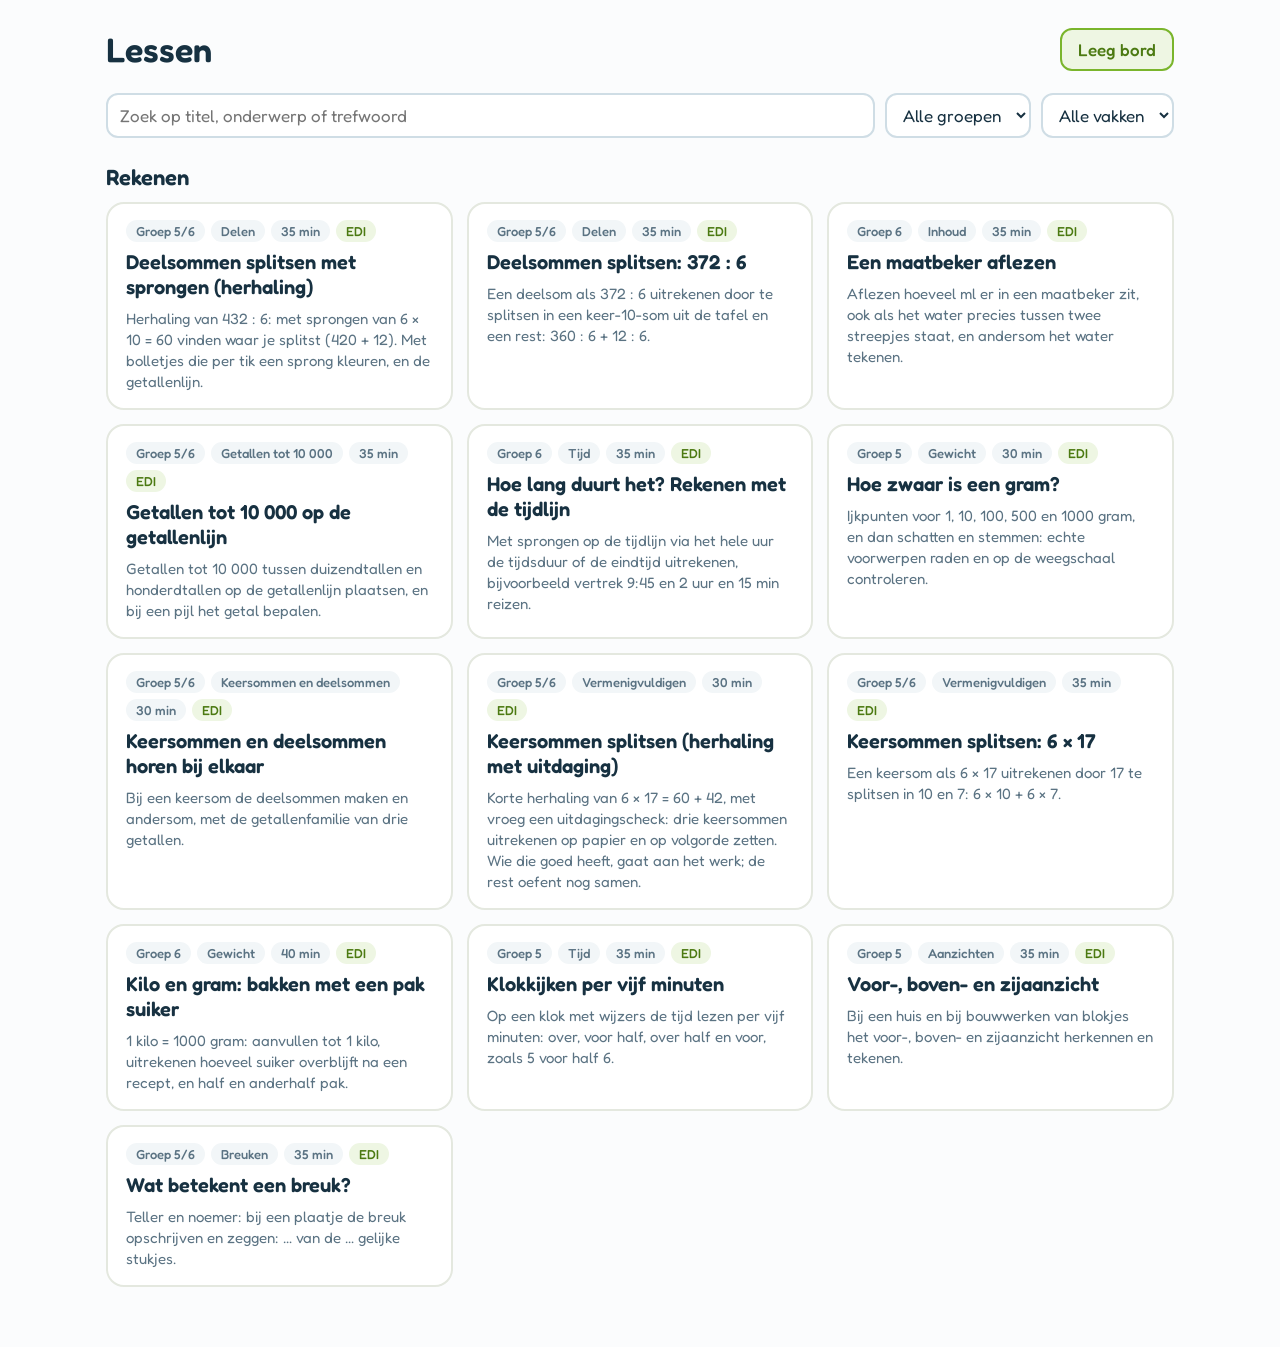
<file: index.html>
<!DOCTYPE html>
<html lang="nl">
<head>
<meta charset="utf-8">
<meta name="viewport" content="width=device-width, initial-scale=1">
<title>Lessen</title>
<link rel="preconnect" href="https://fonts.googleapis.com">
<link rel="preconnect" href="https://fonts.gstatic.com" crossorigin>
<link href="https://fonts.googleapis.com/css2?family=Fredoka:wght@400;500;600&display=swap" rel="stylesheet">
<style>
  :root{
    --ink:#173141; --ink-soft:#5b7383; --line:#cfdde5; --bg:#fbfcfd; --kaart:#fff;
    --accent:#7ab52c; --accent-deep:#4c7a12; --accent-zacht:#eef6e3;
  }
  *{box-sizing:border-box}
  body{margin:0;font-family:"Fredoka",system-ui,-apple-system,"Segoe UI",sans-serif;color:var(--ink);background:var(--bg)}
  .wrap{max-width:1100px;margin:0 auto;padding:28px 16px 60px}
  header{display:flex;flex-wrap:wrap;align-items:center;gap:12px 18px;margin-bottom:22px}
  h1{margin:0;font-size:34px;font-weight:600;flex:1 1 auto}
  a.knop{display:inline-flex;align-items:center;gap:8px;font-size:17px;font-weight:500;text-decoration:none;
         color:var(--accent-deep);background:var(--accent-zacht);border:2px solid var(--accent);border-radius:12px;padding:9px 16px}
  a.knop:hover{background:#e3f0d2}
  .filters{display:flex;flex-wrap:wrap;gap:10px;margin-bottom:22px}
  input,select{font-family:inherit;font-size:17px;padding:9px 12px;border:2px solid var(--line);border-radius:12px;
               color:var(--ink);background:#fff}
  input{flex:1 1 260px;min-width:0}
  input:focus-visible,select:focus-visible,a:focus-visible{outline:3px solid var(--accent);outline-offset:2px}
  h2{font-size:22px;font-weight:600;margin:26px 0 12px}
  .rooster{display:grid;grid-template-columns:repeat(auto-fill,minmax(300px,1fr));gap:14px}
  .les{display:flex;flex-direction:column;gap:8px;background:var(--kaart);border:2px solid #e4e8df;border-radius:18px;
       padding:16px 18px;text-decoration:none;color:inherit;transition:border-color .15s}
  .les:hover{border-color:var(--accent)}
  .les b{font-size:20px;font-weight:600;line-height:1.25}
  .les p{margin:0;font-size:15px;line-height:1.4;color:var(--ink-soft)}
  .chips{display:flex;flex-wrap:wrap;gap:6px}
  .chip{font-size:13px;font-weight:500;padding:3px 10px;border-radius:99px;background:#f2f6f8;color:var(--ink-soft)}
  .chip.edi{background:var(--accent-zacht);color:var(--accent-deep)}
  .leeg{color:var(--ink-soft);font-size:17px}
  @media (max-width:500px){ h1{font-size:28px} .rooster{grid-template-columns:1fr} }
</style>
</head>
<body>
<div class="wrap">
  <header>
    <h1>Lessen</h1>
    <a class="knop" href="bord.html">Leeg bord</a>
  </header>
  <div class="filters">
    <input id="zoek" type="search" placeholder="Zoek op titel, onderwerp of trefwoord" aria-label="Zoeken">
    <select id="groep" aria-label="Groep"><option value="">Alle groepen</option></select>
    <select id="vak" aria-label="Vak"><option value="">Alle vakken</option></select>
  </div>
  <main id="lijst"><p class="leeg">Lessen laden…</p></main>
</div>
<script>
(function(){
'use strict';
var lessen = [];
function $(id){ return document.getElementById(id); }
function esc(s){ return String(s == null ? '' : s).replace(/&/g,'&amp;').replace(/</g,'&lt;').replace(/>/g,'&gt;').replace(/"/g,'&quot;'); }
/* zelfde opmaak als op het bord, maar platgeslagen: [[3/5]] wordt 3/5 */
function plat(s){ return esc(s).replace(/\[\[\s*([^\]\/]+?)\s*\/\s*([^\]]+?)\s*\]\]/g,'$1/$2').replace(/\*\*|==|__/g,''); }

function bewaarFilter(){
  try{ localStorage.setItem('lessen-filter', JSON.stringify({groep:$('groep').value, vak:$('vak').value})); }catch(e){}
}
function haalFilter(){
  try{ return JSON.parse(localStorage.getItem('lessen-filter') || '{}'); }catch(e){ return {}; }
}
function vulKeuze(sel, waarden){
  waarden.forEach(function(w){ var o = document.createElement('option'); o.value = w; o.textContent = w; sel.appendChild(o); });
}
function toon(){
  var q = $('zoek').value.trim().toLowerCase(), g = $('groep').value, v = $('vak').value;
  var gefilterd = lessen.filter(function(l){
    if(g && l.groep !== g) return false;
    if(v && l.vak !== v) return false;
    if(!q) return true;
    var t = [l.titel, l.onderwerp, l.samenvatting, l.methode].concat(l.trefwoorden || []).join(' ').toLowerCase();
    return t.indexOf(q) >= 0;
  });
  if(!gefilterd.length){ $('lijst').innerHTML = '<p class="leeg">Geen lessen gevonden.</p>'; return; }
  var perVak = {};
  gefilterd.forEach(function(l){ (perVak[l.vak] = perVak[l.vak] || []).push(l); });
  $('lijst').innerHTML = Object.keys(perVak).sort().map(function(vak){
    return '<h2>' + esc(vak) + '</h2><div class="rooster">' + perVak[vak].map(function(l){
      var chips = ['Groep ' + l.groep];
      if(l.onderwerp) chips.push(l.onderwerp);
      if(l.duur) chips.push(l.duur + ' min');
      return '<a class="les" href="bord.html?les=' + encodeURIComponent(l.id) + '">' +
        '<div class="chips">' + chips.map(function(c){ return '<span class="chip">' + esc(c) + '</span>'; }).join('') +
        (l.edi ? '<span class="chip edi">EDI</span>' : '') + '</div>' +
        '<b>' + plat(l.titel) + '</b>' + (l.samenvatting ? '<p>' + plat(l.samenvatting) + '</p>' : '') + '</a>';
    }).join('') + '</div>';
  }).join('');
}

fetch('lessen/catalogus.json', {cache:'no-cache'})
  .then(function(r){ if(!r.ok) throw new Error(r.status); return r.json(); })
  .then(function(c){
    lessen = (c && c.lessen) || [];
    function uniek(k){ return lessen.map(function(l){ return l[k]; }).filter(function(x, i, a){ return x && a.indexOf(x) === i; }).sort(); }
    vulKeuze($('groep'), uniek('groep'));
    vulKeuze($('vak'), uniek('vak'));
    var f = haalFilter();
    if(f.groep && uniek('groep').indexOf(f.groep) >= 0) $('groep').value = f.groep;
    if(f.vak && uniek('vak').indexOf(f.vak) >= 0) $('vak').value = f.vak;
    toon();
  })
  .catch(function(){
    $('lijst').innerHTML = '<p class="leeg">Het overzicht kon niet geladen worden. Open je dit bestand direct vanaf je computer? ' +
      'Gebruik dan de website, of start <code>python3 -m http.server</code> in deze map.</p>';
  });
$('zoek').addEventListener('input', toon);
$('groep').addEventListener('change', function(){ bewaarFilter(); toon(); });
$('vak').addEventListener('change', function(){ bewaarFilter(); toon(); });
})();
</script>
</body>
</html>
</file>
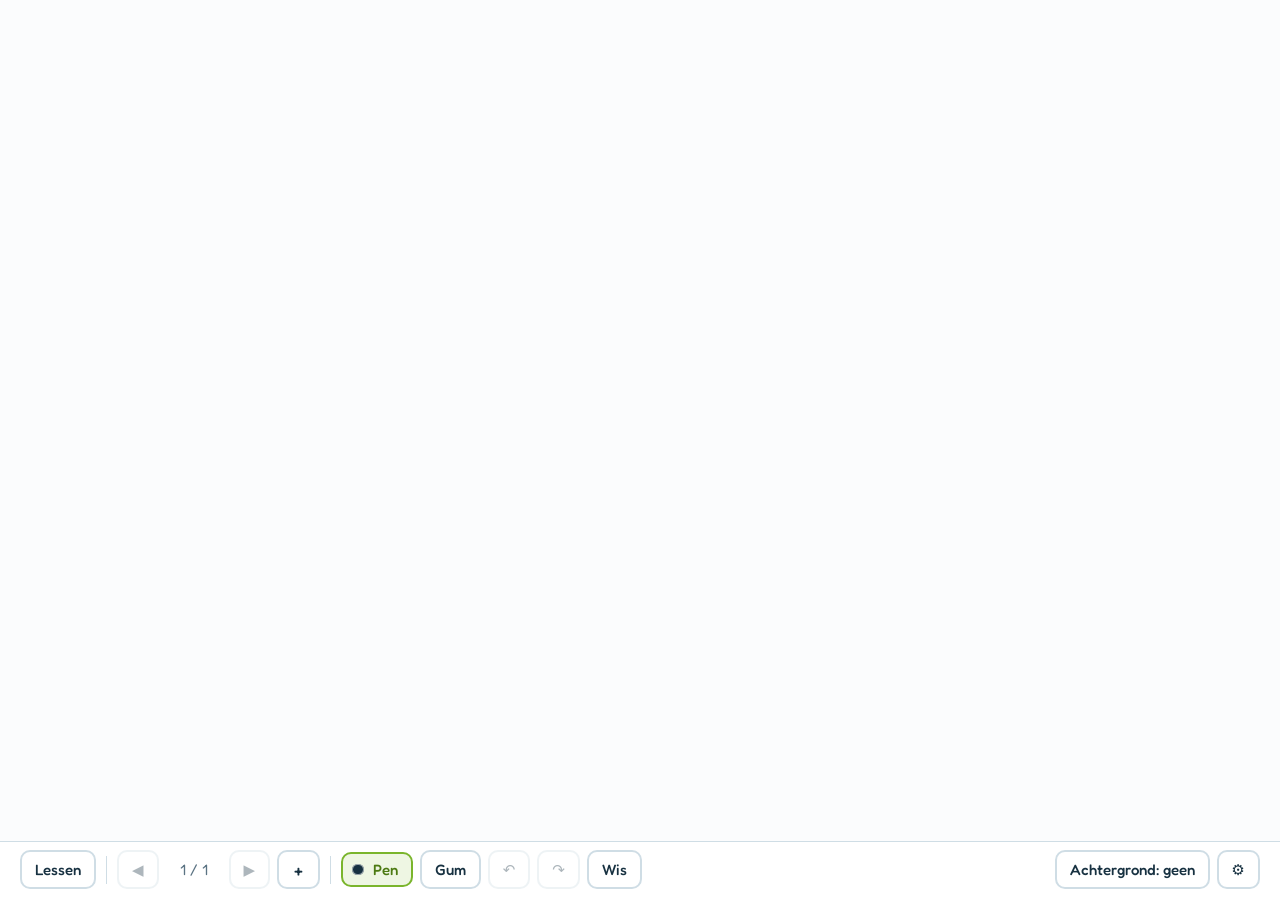
<file: bord.html>
<!DOCTYPE html>
<html lang="nl">
<head>
<meta charset="utf-8">
<meta name="viewport" content="width=device-width, initial-scale=1, maximum-scale=1, user-scalable=no">
<title>Bord</title>
<link rel="preconnect" href="https://fonts.googleapis.com">
<link rel="preconnect" href="https://fonts.gstatic.com" crossorigin>
<link href="https://fonts.googleapis.com/css2?family=Fredoka:wght@400;500;600&display=swap" rel="stylesheet">
<link rel="stylesheet" href="assets/les.css">
<style>
  :root{
    --ink:#173141; --ink-soft:#5b7383; --line:#cfdde5;
    --accent:#7ab52c; --accent-deep:#4c7a12; --waarsch:#c0603c;
    --hokB:48px; --hokH:80px; --hokM:40px;
    --l1:60px; --l2:100px; --l3:160px; --lp:220px;
  }
  *{box-sizing:border-box}
  html,body{margin:0;padding:0;height:100%;overflow:hidden;overscroll-behavior:none;
            -webkit-user-select:none;user-select:none;-webkit-tap-highlight-color:transparent}
  body{font-family:"Fredoka",system-ui,-apple-system,"Segoe UI",sans-serif;color:var(--ink);
       background:#fbfcfd;display:flex;flex-direction:column;height:100dvh;touch-action:none}

  button{font-family:inherit;font-size:15px;font-weight:500;border-radius:10px;cursor:pointer;
         border:2px solid var(--line);color:var(--ink);background:#fff;padding:8px 13px}
  button:hover{border-color:#9fb9c8}
  button:disabled{opacity:.35;cursor:default}
  button:focus-visible,input:focus-visible,select:focus-visible{outline:3px solid var(--accent);outline-offset:2px}
  .aan{background:#eef6e3;border-color:var(--accent);color:var(--accent-deep)}
  input,select{font-family:inherit;font-size:16px;padding:8px 10px;border:2px solid var(--line);
               border-radius:10px;color:var(--ink);background:#fff;width:100%}

  /* ---------- bord ---------- */
  #bord{position:relative;flex:1 1 auto;min-height:0;overflow:hidden;background:#fbfcfd}
  #bg{position:absolute;inset:0;pointer-events:none}
  #plaatje{position:absolute;inset:0;display:flex;align-items:center;justify-content:center;pointer-events:none;padding:2vh 2vw}
  #plaatje img{max-width:100%;max-height:100%;object-fit:contain}
  #verf{position:absolute;inset:0;touch-action:none;cursor:crosshair;display:block}

  .hok{
    background-image:
      linear-gradient(to right,  #b3c2dd 1px, transparent 1px),
      linear-gradient(to bottom, #b3c2dd 1px, transparent 1px);
    background-size: var(--hokB) 100%, 100% var(--hokH);
  }
  .hok.hulp{
    background-image:
      linear-gradient(to right,  #b3c2dd 1px, transparent 1px),
      linear-gradient(to bottom, #b3c2dd 1px, transparent 1px),
      linear-gradient(to bottom, #dbe2f0 1px, transparent 1px);
    background-size: var(--hokB) 100%, 100% var(--hokH), 100% var(--hokH);
    background-position: 0 0, 0 0, 0 var(--hokM);
  }
  .hok.zone{
    background-image:
      linear-gradient(to right,  #b3c2dd 1px, transparent 1px),
      linear-gradient(to bottom, #b3c2dd 1px, transparent 1px),
      linear-gradient(to bottom, transparent var(--hokM), rgba(70,90,200,.055) var(--hokM));
    background-size: var(--hokB) 100%, 100% var(--hokH), 100% var(--hokH);
  }
  .lijn{
    background-image:repeating-linear-gradient(to bottom,
      #c6d8e3 0 1px,
      transparent 1px var(--l1),
      #aac6d6 var(--l1) calc(var(--l1) + 1px),
      rgba(47,111,208,.07) calc(var(--l1) + 1px) var(--l2),
      #5f8fae var(--l2) calc(var(--l2) + 2.5px),
      transparent calc(var(--l2) + 2.5px) var(--l3),
      #c6d8e3 var(--l3) calc(var(--l3) + 1px),
      transparent calc(var(--l3) + 1px) var(--lp));
  }

  /* pipet-aanwijzer */
  #pipet{position:absolute;width:54px;height:54px;border-radius:50%;border:3px solid #fff;
         box-shadow:0 0 0 2px rgba(23,49,65,.35),0 3px 10px rgba(23,49,65,.3);
         transform:translate(-50%,-50%);pointer-events:none;display:none;z-index:5}
  #pipet.tonen{display:block}

  /* druppel die je vanaf de penknop naar het bord sleept */
  #druppel{position:fixed;width:46px;height:46px;border-radius:50% 50% 50% 8px;
           transform:translate(-50%,-50%) rotate(-45deg);border:3px solid #fff;
           box-shadow:0 0 0 2px rgba(23,49,65,.3),0 6px 16px rgba(23,49,65,.32);
           pointer-events:none;display:none;z-index:80}
  #druppel.tonen{display:block}
  body.sleept #verf{cursor:copy}

  /* ---------- balk ---------- */
  .balk{position:relative;z-index:30;flex:0 0 auto;display:flex;flex-wrap:wrap;align-items:center;gap:7px;
        padding:8px clamp(8px,1.6vw,20px) 11px;background:rgba(255,255,255,.95);border-top:1px solid var(--line)}
  .sep{width:1px;height:28px;background:var(--line);margin:0 3px}
  .teller{font-size:15px;color:var(--ink-soft);min-width:56px;text-align:center}
  .groei{flex:1}
  .plus{font-size:17px;padding:7px 15px}

  /* penknop met stip */
  #penknop{display:flex;align-items:center;gap:9px;padding:6px 13px 6px 9px}
  #stip{width:26px;height:26px;border-radius:50%;background:#173141;flex:0 0 auto;
        box-shadow:inset 0 0 0 1px rgba(255,255,255,.55)}

  /* ---------- popovers ---------- */
  .pop{position:fixed;z-index:60;background:#fff;border:1px solid var(--line);border-radius:16px;
       box-shadow:0 10px 30px rgba(23,49,65,.22);padding:16px;display:none}
  .pop.open{display:block}
  .schil{position:fixed;inset:0;z-index:50;display:none}
  .schil.open{display:block}

  #penpop{width:268px}
  #wiel{display:block;margin:0 auto;border-radius:50%;cursor:crosshair;touch-action:none}
  .rij{display:flex;align-items:center;gap:10px;margin-top:13px}
  .rij label{font-size:13.5px;color:var(--ink-soft);flex:0 0 52px}
  input[type=range]{flex:1;width:auto;padding:0;border:0;background:transparent}
  .snel{display:flex;gap:7px;flex-wrap:wrap;margin-top:13px;justify-content:center}
  .snel button{width:30px;height:30px;border-radius:50%;padding:0;border:2px solid #fff;
               box-shadow:0 0 0 2px var(--line)}
  .snel button.aan{box-shadow:0 0 0 3px var(--accent)}
  #dikteVb{height:34px;display:flex;align-items:center;justify-content:center;margin-top:4px}
  #dikteVb div{border-radius:99px;background:#173141}

  /* ---------- instellingen ---------- */
  #inst{position:fixed;inset:0;z-index:70;background:rgba(23,49,65,.38);display:none;
        justify-content:center;align-items:center;padding:18px 12px}
  #inst.open{display:flex}
  .blad{background:#fff;border-radius:20px;max-width:700px;width:100%;max-height:100%;
        display:flex;flex-direction:column}
  .bk{padding:18px 22px 13px;border-bottom:1px solid var(--line);flex:0 0 auto}
  .bk h2{margin:0;font-size:21px;font-weight:600}
  .bb{flex:1 1 auto;overflow:auto;padding:15px 22px 4px}
  .bv{flex:0 0 auto;display:flex;gap:8px;align-items:center;padding:13px 22px 15px;border-top:1px solid var(--line)}
  .kopje{font-size:16px;font-weight:600;margin:0 0 4px}
  .uitleg{font-size:13.5px;color:var(--ink-soft);margin:0 0 10px}
  .vaste{display:flex;gap:6px;flex-wrap:wrap;margin-bottom:11px}
  .vaste button{font-size:13.5px;padding:6px 10px;background:#f2f6f8}
  .maten{display:flex;gap:10px;flex-wrap:wrap;align-items:flex-end;margin-bottom:10px}
  .maat{flex:0 0 92px}
  .maat label{display:block;font-size:13px;color:var(--ink-soft);margin-bottom:4px}
  .maat input,.maat select{padding:7px 9px;font-size:15px}
  .vb{border:1px solid var(--line);border-radius:10px;background-color:#fbfcfd;margin-bottom:18px;overflow:hidden}
  #vb_lijn{height:240px} #vb_hok{height:160px}
  .stand{font-size:13px;color:var(--ink-soft)}
  .stand.fout{color:var(--waarsch)}
  .weg:hover{border-color:#d98b8b;color:#a83232}

  @media (max-width:820px){ .teller{min-width:44px;font-size:14px} .balk{gap:5px} }
</style>
</head>
<body>

<div id="bord">
  <div id="bg"></div>
  <div id="les"></div>
  <div id="plaatje"></div>
  <canvas id="verf"></canvas>
  <div id="pipet"></div>
  <div id="notitie"></div>
</div>
<div id="druppel"></div>

<div class="balk">
  <button id="lessenknop" title="Naar het overzicht van alle lessen">Lessen</button>
  <span class="sep"></span>
  <button id="vorige" aria-label="Vorige pagina">&#9664;</button>
  <span class="teller" id="teller">1 / 1</span>
  <button id="volgende" aria-label="Volgende pagina">&#9654;</button>
  <button class="plus" id="nieuw" title="Nieuwe pagina met dezelfde achtergrond">+</button>

  <span class="sep"></span>

  <button id="penknop" aria-haspopup="true"><span id="stip"></span>Pen</button>
  <button id="gum">Gum</button>
  <button id="terugdraai" aria-label="Ongedaan maken">&#8630;</button>
  <button id="opnieuw" aria-label="Opnieuw">&#8631;</button>
  <button id="leeg">Wis</button>

  <span class="groei"></span>

  <button id="antwoordknop" hidden title="Antwoord tonen of verbergen (toets A)">Antwoord</button>
  <button id="notitieknop" hidden title="Notitie voor de leerkracht (toets N)">Notitie</button>
  <button id="achterknop">Achtergrond: geen</button>
  <button id="instknop" aria-label="Instellingen">&#9881;</button>
</div>

<div class="schil" id="schil"></div>

<div class="pop" id="penpop">
  <canvas id="wiel" width="200" height="200"></canvas>
  <div class="rij"><label for="licht">licht</label><input type="range" id="licht" min="10" max="100" value="100"></div>
  <div class="snel" id="snel"></div>
  <div class="rij"><label for="dikte">dikte</label><input type="range" id="dikte" min="1" max="40" value="4"></div>
  <div id="dikteVb"><div></div></div>
</div>

<div id="inst" role="dialog" aria-modal="true" aria-labelledby="iTitel">
  <div class="blad">
    <div class="bk">
      <h2 id="iTitel">Instellingen</h2>
    </div>
    <div class="bb">
      <p class="kopje">Achtergrond van deze pagina</p>
      <div class="vaste" id="bgkeuze"></div>

      <p class="kopje" style="margin-top:18px">Schrijflijnen</p>
      <p class="uitleg">Bovenzone, romp, onderzone in millimeters. Kies de liniatuur van jullie schriften.</p>
      <div class="vaste" id="vasteLijn"></div>
      <div class="maten">
        <div class="maat"><label for="i_boven">boven</label><input type="number" id="i_boven" min="1" max="20" step="0.5"></div>
        <div class="maat"><label for="i_romp">romp</label><input type="number" id="i_romp" min="1" max="20" step="0.5"></div>
        <div class="maat"><label for="i_onder">onder</label><input type="number" id="i_onder" min="1" max="20" step="0.5"></div>
        <div class="maat"><label for="i_wit">wit ertussen</label><input type="number" id="i_wit" min="0" max="30" step="0.5"></div>
      </div>
      <div class="vb lijn" id="vb_lijn"></div>

      <p class="kopje">Rekenhokjes</p>
      <p class="uitleg">Staande hokjes: &eacute;&eacute;n cijfer per hokje.</p>
      <div class="vaste" id="vasteHok"></div>
      <div class="maten">
        <div class="maat"><label for="i_hokb">breedte</label><input type="number" id="i_hokb" min="2" max="40" step="0.5"></div>
        <div class="maat"><label for="i_hokh">hoogte</label><input type="number" id="i_hokh" min="2" max="40" step="0.5"></div>
        <div class="maat" style="flex:0 0 190px"><label for="i_hokstijl">binnen het hokje</label><select id="i_hokstijl"></select></div>
      </div>
      <div class="vb hok" id="vb_hok"></div>

      <p class="kopje">Grootte op het bord</p>
      <p class="uitleg">Hoeveel beeldpunten &eacute;&eacute;n millimeter wordt.</p>
      <div class="maten" style="align-items:center">
        <input type="range" id="i_schaal" min="3" max="14" step="0.5" style="flex:1;width:auto;border:0;padding:0">
        <span class="stand" id="s_uit"></span>
      </div>

      <p class="kopje" style="margin-top:18px">Pagina</p>
      <div class="vaste">
        <button class="weg" id="paginaWeg">Deze pagina verwijderen</button>
        <button id="alleslegen">Alle pagina's leegmaken</button>
      </div>
      <p class="uitleg">Liniatuur, hokjes en pen gelden voor het lege bord &eacute;n voor alle lessen.</p>
      <p class="uitleg" style="margin-bottom:18px">Je werk blijft vanzelf bewaard in deze browser. Plak een plaatje of screenshot met Ctrl + V.</p>
    </div>
    <div class="bv">
      <button id="bewaarBestand">Bewaar als bestand</button>
      <button id="openBestand">Open bestand</button>
      <span class="groei"></span>
      <span class="stand" id="stand"></span>
      <button class="aan" id="instKlaar">Klaar</button>
      <input type="file" id="bestand" accept=".json,application/json" hidden>
    </div>
  </div>
</div>

<script src="assets/les.js"></script>
<script>
(function(){
'use strict';

function $(id){ return document.getElementById(id); }
function tekst(v){ return v === undefined || v === null ? '' : String(v); }

/* ===================== achtergronden en maten ===================== */

var ACHTER = [
  {id:'',     naam:'geen'},
  {id:'hok',  naam:'rekenhokjes'},
  {id:'lijn', naam:'schrijflijnen'}
];
function achter(id){
  for(var i=0;i<ACHTER.length;i++) if(ACHTER[i].id===id) return ACHTER[i];
  return ACHTER[0];
}
var LINIATUUR = [
  {naam:'7,5 - 5 - 7,5', b:7.5, r:5,   o:7.5, bij:'Pennenstreken groep 5'},
  {naam:'6 - 4 - 6',     b:6,   r:4,   o:6,   bij:'Pennenstreken groep 6, Zwart op wit'},
  {naam:'6 - 3 - 6',     b:6,   r:3,   o:6,   bij:'Klinkers groep 5'},
  {naam:'7 - 5 - 7',     b:7,   r:5,   o:7,   bij:''},
  {naam:'5 - 2,5 - 5',   b:5,   r:2.5, o:5,   bij:'Schrijfhuis 6a'}
];
var HOKKEN = [
  {naam:'6 × 10', b:6, h:10, bij:'5:3'},
  {naam:'5 × 9',  b:5, h:9,  bij:'1,8:1'},
  {naam:'4 × 7,2',b:4, h:7.2,bij:'1,8:1'},
  {naam:'5 × 10', b:5, h:10, bij:'2:1'},
  {naam:'6 × 12', b:6, h:12, bij:'2:1'},
  {naam:'8 × 16', b:8, h:16, bij:'2:1'},
  {naam:'7,5 × 7,5', b:7.5, h:7.5, bij:'vierkant, NMI-rekenschrift'}
];
var HOKSTIJLEN = [
  {id:'',     naam:'niets, alleen hokjes'},
  {id:'hulp', naam:'hulplijn halverwege'},
  {id:'zone', naam:'gekleurde schrijfzone'}
];
var MATEN_STD = {boven:7.5, romp:5, onder:7.5, wit:7.5, hokB:6, hokH:10, hokStijl:'', schaal:8};

function getal(v, std, min, max){
  var n = parseFloat(v);
  if(!isFinite(n)) return std;
  return Math.min(max, Math.max(min, n));
}
function schoneMaten(m){
  m = m || {};
  var st = MATEN_STD.hokStijl;
  if(m.hokStijl !== undefined && m.hokStijl !== null){
    var k = tekst(m.hokStijl), ok = false;
    for(var i=0;i<HOKSTIJLEN.length;i++) if(HOKSTIJLEN[i].id===k) ok = true;
    st = ok ? k : MATEN_STD.hokStijl;
  }
  return {
    boven:getal(m.boven,MATEN_STD.boven,1,20),
    romp: getal(m.romp, MATEN_STD.romp, 1,20),
    onder:getal(m.onder,MATEN_STD.onder,1,20),
    wit:  getal(m.wit,  MATEN_STD.wit,  0,30),
    hokB: getal(m.hokB, MATEN_STD.hokB, 2,40),
    hokH: getal(m.hokH, MATEN_STD.hokH, 2,40),
    hokStijl: st,
    schaal:getal(m.schaal,MATEN_STD.schaal,3,14)
  };
}
function hokKlasse(){ return 'hok' + (bord.maten.hokStijl ? ' ' + bord.maten.hokStijl : ''); }
function pasMatenToe(){
  var m = bord.maten, s = m.schaal, w = document.documentElement.style;
  w.setProperty('--hokB', (m.hokB*s)+'px');
  w.setProperty('--hokH', (m.hokH*s)+'px');
  w.setProperty('--hokM', (m.hokH*s/2)+'px');
  w.setProperty('--l1', (m.boven*s)+'px');
  w.setProperty('--l2', ((m.boven+m.romp)*s)+'px');
  w.setProperty('--l3', ((m.boven+m.romp+m.onder)*s)+'px');
  w.setProperty('--lp', ((m.boven+m.romp+m.onder+m.wit)*s)+'px');
  var v = $('vb_hok'); if(v) v.className = 'vb ' + hokKlasse();
}

/* ===================== opslag ===================== */

/* ?les=<id> laadt lessen/<id>/les.json onder de inkt. Zonder les = het gewone, lege bord.
   Elke les heeft een eigen opslag; liniatuur, hokjes en pen worden gedeeld (bord-instellingen). */
var ZOEK = new URLSearchParams(location.search);
var LES_ID = (ZOEK.get('les') || '').replace(/[^a-z0-9-]/g, '');
var LES = null, LES_HASH = '';
var SLEUTEL = LES_ID ? 'bord-les-' + LES_ID : 'bord-v1';
var INST_SLEUTEL = 'bord-instellingen';

function legePagina(bg){ return {bg: achter(tekst(bg)).id, les:-1, beeld:'', streken:[]}; }
function lesPaginas(){
  return LES.paginas.map(function(p, i){
    return {bg: achter(tekst(p.achtergrond)).id, les:i, beeld:'', streken:[]};
  });
}
function hashTekst(t){
  var h = 0;
  for(var i=0;i<t.length;i++){ h = ((h<<5) - h + t.charCodeAt(i)) | 0; }
  return String(h);
}

function schoon(o){
  o = o || {};
  var lijst = Object.prototype.toString.call(o.paginas)==='[object Array]' ? o.paginas : [];
  var paginas = lijst.map(function(p){
    p = p || {};
    var s = Object.prototype.toString.call(p.streken)==='[object Array]' ? p.streken : [];
    var beeld = tekst(p.beeld);
    var li = parseInt(p.les,10);
    return {
      bg: achter(tekst(p.bg)).id,
      les: (LES && isFinite(li) && li >= 0 && li < LES.paginas.length) ? li : -1,
      beeld: beeld.indexOf('data:image/')===0 ? beeld : '',
      streken: s.map(function(st){
        st = st || {};
        if(st.t === 'v'){          /* emmer: vulling op een punt */
          return {t:'v', k: tekst(st.k)||'#173141',
                  x: getal(st.x,-1,-1e5,1e5), y: getal(st.y,-1,-1e5,1e5)};
        }
        var pt = Object.prototype.toString.call(st.p)==='[object Array]' ? st.p : [];
        return {k: tekst(st.k)||'#173141', d: getal(st.d,4,1,80), g: st.g?1:0,
                p: pt.map(Number).filter(function(n){ return isFinite(n); })};
      }).filter(function(st){ return st.t === 'v' ? st.x >= 0 : st.p.length >= 2; })
    };
  });
  if(!paginas.length) paginas = [legePagina('')];
  var pen = o.pen || {};
  var idx = parseInt(o.pagina,10);
  return {
    lesHash: tekst(o.lesHash),
    maten: schoneMaten(o.maten),
    pen: {kleur: /^#[0-9a-f]{6}$/i.test(tekst(pen.kleur)) ? tekst(pen.kleur) : '#173141',
          dikte: getal(pen.dikte,4,1,40)},
    pagina: (isFinite(idx) && idx>=0 && idx<paginas.length) ? idx : 0,
    paginas: paginas
  };
}

var wachtSave = null;
function meld(t, fout){
  var s = $('stand'); if(!s) return;
  s.textContent = t; s.classList.toggle('fout', !!fout);
}
function bewaarNu(){
  bord.pagina = pag;
  try{
    localStorage.setItem(SLEUTEL, JSON.stringify(bord));
    localStorage.setItem(INST_SLEUTEL, JSON.stringify({maten:bord.maten, pen:bord.pen}));
    meld('Opgeslagen');
    clearTimeout(bewaarNu.t);
    bewaarNu.t = setTimeout(function(){ meld(''); }, 1600);
  }catch(e){
    meld('Past niet meer in de browser — bewaar als bestand', true);
  }
}
function bewaar(){
  clearTimeout(wachtSave);
  wachtSave = setTimeout(bewaarNu, 500);
}
function haal(){
  try{ var r = localStorage.getItem(SLEUTEL); if(r) return schoon(JSON.parse(r)); }catch(e){}
  return null;
}
function haalInstellingen(){
  try{
    var r = localStorage.getItem(INST_SLEUTEL);
    if(r) return JSON.parse(r);
    var oud = localStorage.getItem('bord-v1');   /* eerste keer: neem ze over van het gewone bord */
    if(oud) return JSON.parse(oud);
  }catch(e){}
  return null;
}
function nieuwBord(){
  var inst = haalInstellingen() || {};
  return schoon({paginas: LES ? lesPaginas() : [legePagina('')], lesHash: LES_HASH,
                 maten: inst.maten, pen: inst.pen});
}

var bord, pag;   /* worden gezet in start() */
function huidig(){ return bord.paginas[pag]; }

/* ===================== tekenen ===================== */

var verf = $('verf'), ctx = verf.getContext('2d');
var breed = 0, hoog = 0;
var gumAan = false;
var opnieuwStapel = [];

function maatCanvas(){
  var r = window.devicePixelRatio || 1;
  var vak = $('bord').getBoundingClientRect();
  breed = Math.round(vak.width); hoog = Math.round(vak.height);
  verf.width = Math.round(breed*r); verf.height = Math.round(hoog*r);
  verf.style.width = breed+'px'; verf.style.height = hoog+'px';
  ctx.setTransform(r,0,0,r,0,0);
  ctx.lineCap = 'round'; ctx.lineJoin = 'round';
}

/* vloeiend door alle punten heen (Catmull-Rom als bezier),
   zodat de nette lijn samenvalt met wat je tijdens het schrijven zag */
function tekenStreek(st){
  var p = st.p, n = p.length/2;
  if(n < 1) return;
  ctx.globalCompositeOperation = st.g ? 'destination-out' : 'source-over';
  ctx.strokeStyle = st.k;
  ctx.lineWidth = st.d;
  ctx.beginPath();
  if(n === 1){                              /* losse tik = stip */
    ctx.moveTo(p[0], p[1]); ctx.lineTo(p[0]+0.01, p[1]+0.01);
    ctx.stroke(); return;
  }
  function X(i){ return p[Math.max(0, Math.min(n-1, i))*2]; }
  function Y(i){ return p[Math.max(0, Math.min(n-1, i))*2+1]; }
  ctx.moveTo(X(0), Y(0));
  for(var i=0;i<n-1;i++){
    var x0=X(i-1), y0=Y(i-1), x1=X(i), y1=Y(i), x2=X(i+1), y2=Y(i+1), x3=X(i+2), y3=Y(i+2);
    ctx.bezierCurveTo(x1 + (x2-x0)/6, y1 + (y2-y0)/6,
                      x2 - (x3-x1)/6, y2 - (y3-y1)/6, x2, y2);
  }
  ctx.stroke();
}
function tekenItem(it){
  if(it.t === 'v') vulUit(it.x, it.y, it.k);
  else tekenStreek(it);
}
function hertekenen(){
  ctx.save(); ctx.setTransform(1,0,0,1,0,0);
  ctx.clearRect(0,0,verf.width,verf.height); ctx.restore();
  var s = huidig().streken;
  for(var i=0;i<s.length;i++) tekenItem(s[i]);
  ctx.globalCompositeOperation = 'source-over';
}

/* ---------- emmer: vullen tot aan de lijnen, zoals in Paint ---------- */
function rgbUitHex(h){
  return [parseInt(h.substr(1,2),16), parseInt(h.substr(3,2),16), parseInt(h.substr(5,2),16)];
}
/* het geplakte plaatje telt mee als begrenzing: geeft een canvas met
   plaatje + inkt, of null als er geen plaatje is */
function metPlaatje(){
  var img = $('plaatje').querySelector('img');
  if(!img || !img.naturalWidth || !img.complete) return null;
  var vak = img.getBoundingClientRect(), bv = verf.getBoundingClientRect();
  var f = Math.min(vak.width/img.naturalWidth, vak.height/img.naturalHeight);
  var tw = img.naturalWidth*f, th = img.naturalHeight*f;
  var r = window.devicePixelRatio || 1;
  var ox = (vak.left + (vak.width-tw)/2 - bv.left)*r;
  var oy = (vak.top + (vak.height-th)/2 - bv.top)*r;
  var c = document.createElement('canvas');
  c.width = verf.width; c.height = verf.height;
  var cx = c.getContext('2d');
  try{ cx.drawImage(img, ox, oy, tw*r, th*r); }catch(e){ return null; }
  cx.drawImage(verf, 0, 0);
  return c;
}

function vulUit(x, y, kleur){
  var r = window.devicePixelRatio || 1;
  var W = verf.width, H = verf.height;
  var px = Math.round(x*r), py = Math.round(y*r);
  if(px < 0 || py < 0 || px >= W || py >= H) return;

  var img, d, bron = metPlaatje();
  try{
    img = (bron || verf).getContext('2d').getImageData(0,0,W,H);
    d = img.data;
  }catch(e){ return; }

  var i0 = (py*W + px)*4;
  var sr = d[i0], sg = d[i0+1], sb = d[i0+2], sa = d[i0+3];
  var n = rgbUitHex(kleur), nr = n[0], ng = n[1], nb = n[2];
  if(sa === 255 && sr === nr && sg === ng && sb === nb) return;   /* al deze kleur */

  var tol = 62*62*4;
  function past(i){
    if(d[i+3] === 255 && d[i] === nr && d[i+1] === ng && d[i+2] === nb) return false;
    var a = d[i]-sr, b = d[i+1]-sg, c = d[i+2]-sb, e = d[i+3]-sa;
    return a*a + b*b + c*c + e*e <= tol;
  }
  /* bij een plaatje eronder noteren we welke pixels gevuld worden,
     zodat we die daarna op de inktlaag kleuren */
  var masker = bron ? new Uint8Array(W*H) : null;
  function zet(i){
    d[i]=nr; d[i+1]=ng; d[i+2]=nb; d[i+3]=255;
    if(masker) masker[i>>2] = 1;
  }

  /* scanline-vulling */
  var stapel = [px, py], grens = W*H*4;
  while(stapel.length){
    var cy = stapel.pop(), cx = stapel.pop();
    var i = (cy*W + cx)*4;
    if(i < 0 || i >= grens || !past(i)) continue;
    var links = cx;
    while(links > 0 && past(((cy*W)+links-1)*4)) links--;
    var rechts = cx;
    while(rechts < W-1 && past(((cy*W)+rechts+1)*4)) rechts++;
    var bovenAan = false, onderAan = false;
    for(var k = links; k <= rechts; k++){
      zet(((cy*W)+k)*4);
      if(cy > 0){
        var bi = (((cy-1)*W)+k)*4;
        if(past(bi)){ if(!bovenAan){ stapel.push(k, cy-1); bovenAan = true; } }
        else bovenAan = false;
      }
      if(cy < H-1){
        var oi = (((cy+1)*W)+k)*4;
        if(past(oi)){ if(!onderAan){ stapel.push(k, cy+1); onderAan = true; } }
        else onderAan = false;
      }
    }
  }
  if(masker){
    var eigen;
    try{ eigen = ctx.getImageData(0,0,W,H); }catch(e){ return; }
    var e = eigen.data;
    for(var m=0;m<masker.length;m++){
      if(masker[m]){ var j = m*4; e[j]=nr; e[j+1]=ng; e[j+2]=nb; e[j+3]=255; }
    }
    img = eigen;
  }
  ctx.save(); ctx.setTransform(1,0,0,1,0,0);
  ctx.putImageData(img, 0, 0);
  ctx.restore();
  ctx.globalCompositeOperation = 'source-over';
}
function emmer(x, y, kleur){
  vulUit(x, y, kleur);
  huidig().streken.push({t:'v', k:kleur, x:Math.round(x*10)/10, y:Math.round(y*10)/10});
  opnieuwStapel.length = 0;
  werkBijKnoppen(); bewaar();
}

/* --- invoer --- */
var actief = null, bezig = null, lang = null, pipetGedaan = false;

function punt(e){
  var vak = verf.getBoundingClientRect();
  return {x: e.clientX - vak.left, y: e.clientY - vak.top};
}
/* momentopname van alles wat er al stond, zodat de ruwe lijn van tijdens
   het schrijven weg kan zonder alle vullingen opnieuw te berekenen */
var snap = document.createElement('canvas'), snapOk = false;
function maakSnap(){
  if(!verf.width || !verf.height) return;
  snap.width = verf.width; snap.height = verf.height;
  snap.getContext('2d').drawImage(verf, 0, 0);
  snapOk = true;
}
function snapTerug(){
  if(!snapOk) return hertekenen();
  ctx.save(); ctx.setTransform(1,0,0,1,0,0);
  /* na een gumstreek staat de tekenmodus nog op wegvegen ('destination-out');
     dan zou het terugzetten van de momentopname alles uitvegen */
  ctx.globalCompositeOperation = 'source-over';
  ctx.clearRect(0,0,verf.width,verf.height);
  ctx.drawImage(snap, 0, 0);
  ctx.restore();
  ctx.globalCompositeOperation = 'source-over';
}

function startStreek(x, y){
  maakSnap();
  bezig = {k: bord.pen.kleur, d: gumAan ? bord.pen.dikte*6 : bord.pen.dikte,
           g: gumAan?1:0, p:[Math.round(x*10)/10, Math.round(y*10)/10]};
  huidig().streken.push(bezig);
  opnieuwStapel.length = 0;
}
function verlengStreek(x, y){
  if(!bezig) return;
  var p = bezig.p, lx = p[p.length-2], ly = p[p.length-1];
  if((x-lx)*(x-lx) + (y-ly)*(y-ly) < 2.2) return;
  p.push(Math.round(x*10)/10, Math.round(y*10)/10);
  /* alleen het nieuwe stuk bijtekenen */
  ctx.globalCompositeOperation = bezig.g ? 'destination-out' : 'source-over';
  ctx.strokeStyle = bezig.k; ctx.lineWidth = bezig.d;
  ctx.beginPath(); ctx.moveTo(lx, ly); ctx.lineTo(x, y); ctx.stroke();
}
function stopStreek(){
  if(!bezig) return;
  snapTerug();           /* ruwe lijn weg */
  tekenStreek(bezig);    /* en netjes terug */
  ctx.globalCompositeOperation = 'source-over';
  bezig = null; actief = null;
  snapOk = false;
  werkBijKnoppen(); bewaar();
}
function annuleerStreek(){
  if(!bezig) return;
  var s = huidig().streken;
  var i = s.indexOf(bezig);
  if(i >= 0) s.splice(i,1);
  bezig = null; actief = null;
  snapTerug(); snapOk = false;
  werkBijKnoppen();
}

verf.addEventListener('pointerdown', function(e){
  if(actief !== null) return;                 /* tweede vinger negeren */
  if(e.pointerType === 'mouse' && e.button !== 0) return;   /* rechtermuisklik schrijft niet */
  if((lesInfo.stappen || lesInfo.stemmen) && Les.tik($('les'), e.clientX, e.clientY)){ e.preventDefault(); return; }   /* stappenplan: volgende stap of weer dicht */
  actief = e.pointerId;
  pipetGedaan = false;
  try{ verf.setPointerCapture(e.pointerId); }catch(err){}
  var q = punt(e);
  startStreek(q.x, q.y);
  clearTimeout(lang);
  lang = setTimeout(function(){ doePipet(q.x, q.y); }, 650);
});
verf.addEventListener('pointermove', function(e){
  if(e.pointerId !== actief || !bezig) return;
  var q = punt(e), p = bezig.p;
  var dx = q.x - p[0], dy = q.y - p[1];
  if(dx*dx + dy*dy > 40) clearTimeout(lang);
  if(typeof e.getCoalescedEvents === 'function'){
    var lijst = e.getCoalescedEvents();
    for(var i=0;i<lijst.length;i++){ var c = punt(lijst[i]); verlengStreek(c.x, c.y); }
  } else verlengStreek(q.x, q.y);
});
['pointerup','pointercancel'].forEach(function(ev){
  verf.addEventListener(ev, function(e){
    if(e.pointerId !== actief) return;
    clearTimeout(lang);
    if(pipetGedaan){ annuleerStreek(); pipetGedaan = false; return; }
    stopStreek();
  });
});

/* twee vingers tikken = ongedaan maken.
   Veel digiborden (en Windows) maken van een tik met twee vingers ook een rechtermuisklik;
   het menu van de browser zetten we op het bord daarom uit. */
$('bord').addEventListener('contextmenu', function(e){ e.preventDefault(); });
document.querySelector('.balk').addEventListener('contextmenu', function(e){ e.preventDefault(); });
var tweeVinger = null;
verf.addEventListener('touchstart', function(e){
  if(e.touches.length === 2){
    clearTimeout(lang);
    annuleerStreek();
    var t0 = e.touches[0], t1 = e.touches[1];
    tweeVinger = {t: Date.now(), x:(t0.clientX+t1.clientX)/2, y:(t0.clientY+t1.clientY)/2, ver:false};
  } else if(e.touches.length > 2 && tweeVinger){
    tweeVinger.ver = true;
  }
}, {passive:true});
verf.addEventListener('touchmove', function(e){
  if(!tweeVinger || e.touches.length < 2) return;
  var t0 = e.touches[0], t1 = e.touches[1];
  var x = (t0.clientX+t1.clientX)/2, y = (t0.clientY+t1.clientY)/2;
  if(Math.abs(x-tweeVinger.x) > 24 || Math.abs(y-tweeVinger.y) > 24) tweeVinger.ver = true;
}, {passive:true});
verf.addEventListener('touchend', function(e){
  if(!tweeVinger) return;
  if(e.touches.length === 0){
    if(!tweeVinger.ver && Date.now()-tweeVinger.t < 500) terugdraai();
    tweeVinger = null;
  }
}, {passive:true});

/* ===================== ongedaan maken ===================== */

function terugdraai(){
  var s = huidig().streken;
  if(!s.length) return;
  opnieuwStapel.push(s.pop());
  if(opnieuwStapel.length > 40) opnieuwStapel.shift();
  hertekenen(); werkBijKnoppen(); bewaar();
}
function weerTerug(){
  if(!opnieuwStapel.length) return;
  huidig().streken.push(opnieuwStapel.pop());
  hertekenen(); werkBijKnoppen(); bewaar();
}
$('terugdraai').addEventListener('click', terugdraai);
$('opnieuw').addEventListener('click', weerTerug);

document.addEventListener('keydown', function(e){
  if(e.target.tagName === 'INPUT' || e.target.tagName === 'SELECT') return;
  var mod = e.ctrlKey || e.metaKey;
  if(mod && e.key.toLowerCase() === 'z'){ e.preventDefault(); e.shiftKey ? weerTerug() : terugdraai(); }
  else if(mod && e.key.toLowerCase() === 'y'){ e.preventDefault(); weerTerug(); }
  else if(e.key === 'ArrowRight' || e.key === 'PageDown'){ e.preventDefault(); volgende(); }
  else if(e.key === 'ArrowLeft' || e.key === 'PageUp'){ e.preventDefault(); naar(pag-1); }
  else if(e.key === 'Escape'){ sluitPop(); $('inst').classList.remove('open'); }
  else if(!mod && (e.key === ' ' || e.key === 'Enter') && e.target === document.body){ e.preventDefault(); volgende(); }
  else if(!mod && e.key.toLowerCase() === 'a'){ wisselAntwoord(); }
  else if(!mod && e.key.toLowerCase() === 'n'){ wisselNotitie(); }
  else if(!mod && e.key.toLowerCase() === 's'){ Les.wisselStappen($('les')); }
});

/* ===================== pipet ===================== */

function doePipet(x, y){
  var kleur = leesKleur(x, y);
  if(!kleur) return;
  pipetGedaan = true;
  annuleerStreek();
  zetKleur(kleur);
  var el = $('pipet');
  el.style.background = kleur;
  el.style.left = x+'px'; el.style.top = y+'px';
  el.classList.add('tonen');
  clearTimeout(doePipet.t);
  doePipet.t = setTimeout(function(){ el.classList.remove('tonen'); }, 850);
}

function leesKleur(x, y){
  /* 1. inkt op deze plek? */
  try{
    var r = window.devicePixelRatio || 1;
    var d = ctx.getImageData(Math.round(x*r), Math.round(y*r), 1, 1).data;
    if(d[3] > 24) return hex(d[0], d[1], d[2]);
  }catch(e){}
  /* 2. anders uit het geplakte plaatje */
  var img = $('plaatje').querySelector('img');
  if(img && img.naturalWidth){
    var vak = img.getBoundingClientRect(), bv = verf.getBoundingClientRect();
    var px = x + bv.left, py = y + bv.top;
    if(px >= vak.left && px <= vak.right && py >= vak.top && py <= vak.bottom){
      var f = Math.min(vak.width/img.naturalWidth, vak.height/img.naturalHeight);
      var tw = img.naturalWidth*f, th = img.naturalHeight*f;
      var ox = vak.left + (vak.width-tw)/2, oy = vak.top + (vak.height-th)/2;
      if(px >= ox && px <= ox+tw && py >= oy && py <= oy+th){
        var c = document.createElement('canvas');
        c.width = 1; c.height = 1;
        var cx = c.getContext('2d');
        try{
          cx.drawImage(img, (px-ox)/f, (py-oy)/f, 1, 1, 0, 0, 1, 1);
          var q = cx.getImageData(0,0,1,1).data;
          if(q[3] > 24) return hex(q[0], q[1], q[2]);
        }catch(e){}
      }
    }
  }
  return null;
}
function hex(r,g,b){
  return '#' + [r,g,b].map(function(n){
    var s = Math.max(0,Math.min(255,n|0)).toString(16);
    return s.length<2 ? '0'+s : s;
  }).join('');
}

/* ===================== pen: kleurwiel en dikte ===================== */

var SNEL = ['#173141','#d64545','#1f8a3e','#2f6fd0','#e08a1e','#8a3fc0','#111111','#ffffff'];
var wiel = $('wiel'), wctx = wiel.getContext('2d'), licht = 100;

function hsv(h, s, v){
  var c = v*s, x = c*(1-Math.abs((h/60)%2-1)), m = v-c, r=0,g=0,b=0;
  if(h<60){r=c;g=x;} else if(h<120){r=x;g=c;} else if(h<180){g=c;b=x;}
  else if(h<240){g=x;b=c;} else if(h<300){r=x;b=c;} else {r=c;b=x;}
  return [(r+m)*255,(g+m)*255,(b+m)*255];
}
function tekenWiel(){
  var n = wiel.width, mid = n/2, straal = mid-1;
  var d = wctx.createImageData(n,n), a = d.data, v = licht/100;
  for(var y=0;y<n;y++) for(var x=0;x<n;x++){
    var dx = x-mid+0.5, dy = y-mid+0.5, r = Math.sqrt(dx*dx+dy*dy), i = (y*n+x)*4;
    if(r > straal){ a[i+3] = 0; continue; }
    var h = (Math.atan2(dy,dx)*180/Math.PI + 360) % 360;
    var c = hsv(h, Math.min(1, r/straal), v);
    a[i]=c[0]; a[i+1]=c[1]; a[i+2]=c[2];
    a[i+3] = r > straal-1.5 ? 255*(straal-r)/1.5 : 255;
  }
  wctx.putImageData(d,0,0);
}
function kleurUitWiel(x, y){
  var n = wiel.width, mid = n/2, straal = mid-1;
  var dx = x-mid, dy = y-mid, r = Math.sqrt(dx*dx+dy*dy);
  if(r > straal) return null;
  var h = (Math.atan2(dy,dx)*180/Math.PI + 360) % 360;
  var c = hsv(h, Math.min(1, r/straal), licht/100);
  return hex(c[0]|0, c[1]|0, c[2]|0);
}
function wielTik(e){
  var vak = wiel.getBoundingClientRect();
  var k = kleurUitWiel((e.clientX-vak.left)*wiel.width/vak.width,
                       (e.clientY-vak.top)*wiel.height/vak.height);
  if(k) zetKleur(k);
}
wiel.addEventListener('pointerdown', function(e){
  wiel.setPointerCapture(e.pointerId); wielTik(e);
});
wiel.addEventListener('pointermove', function(e){
  if(e.buttons || e.pointerType === 'touch') wielTik(e);
});

function zetKleur(k){
  bord.pen.kleur = k;
  gumAan = false;
  werkBijPen(); bewaar();
}
function werkBijPen(){
  $('stip').style.background = bord.pen.kleur;
  $('stip').style.width = $('stip').style.height =
    Math.max(10, Math.min(26, 8 + bord.pen.dikte*0.9)) + 'px';
  $('gum').classList.toggle('aan', gumAan);
  $('penknop').classList.toggle('aan', !gumAan);
  var vb = $('dikteVb').firstElementChild;
  vb.style.width = vb.style.height = bord.pen.dikte + 'px';
  vb.style.background = bord.pen.kleur;
  Array.prototype.forEach.call($('snel').children, function(b){
    b.classList.toggle('aan', b.getAttribute('data-k') === bord.pen.kleur);
  });
}
(function(){
  var box = $('snel');
  SNEL.forEach(function(k){
    var b = document.createElement('button');
    b.style.background = k; b.setAttribute('data-k', k);
    b.setAttribute('aria-label', 'kleur ' + k);
    b.addEventListener('click', function(){ zetKleur(k); });
    box.appendChild(b);
  });
})();
$('licht').addEventListener('input', function(){ licht = +this.value; tekenWiel(); });
$('dikte').addEventListener('input', function(){
  bord.pen.dikte = +this.value; gumAan = false; werkBijPen(); bewaar();
});
$('gum').addEventListener('click', function(){ gumAan = !gumAan; werkBijPen(); });

/* popover openen bij de knop */
function openPop(pop, knop){
  sluitPop();
  pop.classList.add('open'); $('schil').classList.add('open');
  var k = knop.getBoundingClientRect(), p = pop.getBoundingClientRect();
  var x = Math.min(window.innerWidth - p.width - 10, Math.max(10, k.left + k.width/2 - p.width/2));
  pop.style.left = x + 'px';
  pop.style.top = Math.max(10, k.top - p.height - 10) + 'px';
}
function sluitPop(){
  $('penpop').classList.remove('open');
  $('schil').classList.remove('open');
}
function openPen(){
  if($('penpop').classList.contains('open')) return sluitPop();
  gumAan = false;
  $('dikte').value = bord.pen.dikte;
  werkBijPen(); tekenWiel();
  openPop($('penpop'), $('penknop'));
}

/* klik op de penknop = paneel, slepen = emmer */
var sleep = null;
$('penknop').addEventListener('pointerdown', function(e){
  sleep = {id:e.pointerId, x0:e.clientX, y0:e.clientY, bezig:false};
  try{ this.setPointerCapture(e.pointerId); }catch(err){}
});
$('penknop').addEventListener('pointermove', function(e){
  if(!sleep || e.pointerId !== sleep.id) return;
  var dx = e.clientX-sleep.x0, dy = e.clientY-sleep.y0;
  if(!sleep.bezig && dx*dx + dy*dy < 150) return;
  if(!sleep.bezig){
    sleep.bezig = true;
    sluitPop();
    document.body.classList.add('sleept');
    var dr = $('druppel');
    dr.style.background = bord.pen.kleur;
    dr.classList.add('tonen');
  }
  var d = $('druppel');
  d.style.left = e.clientX+'px'; d.style.top = e.clientY+'px';
});
$('penknop').addEventListener('pointerup', function(e){
  if(!sleep || e.pointerId !== sleep.id) return;
  var wasSleep = sleep.bezig;
  sleep = null;
  $('druppel').classList.remove('tonen');
  document.body.classList.remove('sleept');
  if(!wasSleep) return openPen();
  var vak = verf.getBoundingClientRect();
  var x = e.clientX - vak.left, y = e.clientY - vak.top;
  if(x >= 0 && y >= 0 && x < vak.width && y < vak.height) emmer(x, y, bord.pen.kleur);
});
$('penknop').addEventListener('pointercancel', function(){
  sleep = null;
  $('druppel').classList.remove('tonen');
  document.body.classList.remove('sleept');
});
$('schil').addEventListener('pointerdown', sluitPop);

/* ===================== pagina's ===================== */

/* ---------- leslaag ---------- */
var lesInfo = {antwoord:false, stappen:false, notitie:''};
function toonLes(){
  var p = huidig(), laag = $('les');
  laag.classList.remove('toon');
  lesInfo = {antwoord:false, stappen:false, notitie:''};
  if(LES && p.les >= 0){
    lesInfo = Les.pagina(LES, p.les);
    laag.innerHTML = lesInfo.html;
    Les.stemmenKlaar(laag);
  } else laag.innerHTML = '';
  schaalLes();
  $('antwoordknop').hidden = !lesInfo.antwoord;
  $('antwoordknop').classList.remove('aan');
  $('notitieknop').hidden = !lesInfo.notitie;
  $('notitieknop').classList.remove('aan');
  $('notitie').classList.remove('open');
  $('notitie').textContent = lesInfo.notitie;
}
function schaalLes(){
  if(!$('les').firstElementChild) return;
  var over = Les.schaal($('les'), $('bord').getBoundingClientRect(), bord.maten);
  if(over) document.body.setAttribute('data-overloop', '1'); else document.body.removeAttribute('data-overloop');
}
function wisselAntwoord(){
  if($('antwoordknop').hidden) return;
  var aan = $('les').classList.toggle('toon');
  $('antwoordknop').classList.toggle('aan', aan);
}
function wisselNotitie(){
  if($('notitieknop').hidden) return;
  var aan = $('notitie').classList.toggle('open');
  $('notitieknop').classList.toggle('aan', aan);
}
$('antwoordknop').addEventListener('click', wisselAntwoord);
$('notitieknop').addEventListener('click', wisselNotitie);
$('lessenknop').addEventListener('click', function(){ location.href = 'index.html'; });

function toonPagina(){
  var p = huidig();
  toonLes();
  $('bg').className = p.bg === 'hok' ? hokKlasse() : (p.bg === 'lijn' ? 'lijn' : '');
  $('achterknop').textContent = 'Achtergrond: ' + achter(p.bg).naam;
  var vak = $('plaatje');
  vak.innerHTML = '';
  if(p.beeld){
    var im = document.createElement('img');
    im.src = p.beeld; im.alt = '';
    vak.appendChild(im);
  }
  opnieuwStapel.length = 0;
  hertekenen();
  werkBijKnoppen();
}
function werkBijKnoppen(){
  $('teller').textContent = (pag+1) + ' / ' + bord.paginas.length;
  $('vorige').disabled = pag === 0;
  $('volgende').disabled = pag === bord.paginas.length-1;
  $('terugdraai').disabled = !huidig().streken.length;
  $('opnieuw').disabled = !opnieuwStapel.length;
}
function naar(n){
  if(n < 0 || n >= bord.paginas.length) return;
  stopStreek();
  pag = n; toonPagina(); bewaar();
}
$('vorige').addEventListener('click', function(){ naar(pag-1); });
/* volgende: eerst de volgende stap van het stappenplan (als die er is), dan pas de volgende pagina */
function volgende(){
  if(lesInfo.stappen && Les.volgendeStap($('les'))) return;
  naar(pag+1);
}
$('volgende').addEventListener('click', volgende);
$('nieuw').addEventListener('click', function(){
  stopStreek();
  bord.paginas.splice(pag+1, 0, legePagina(huidig().bg));
  pag = pag+1; toonPagina(); bewaar();
});
$('leeg').addEventListener('click', function(){
  var p = huidig();
  if(!p.streken.length && !p.beeld) return;
  opnieuwStapel.length = 0;
  p.streken = []; p.beeld = '';
  toonPagina(); bewaar();
});
$('achterknop').addEventListener('click', function(){
  var p = huidig(), i = 0;
  for(var k=0;k<ACHTER.length;k++) if(ACHTER[k].id === p.bg) i = k;
  p.bg = ACHTER[(i+1) % ACHTER.length].id;
  toonPagina(); vulBgKeuze(); bewaar();
});

/* ===================== plaatje plakken ===================== */

var MAXZIJDE = 1600, MAXBYTES = 900*1024;
function verklein(bestand, klaar){
  var lezer = new FileReader();
  lezer.onload = function(){
    var img = new Image();
    img.onload = function(){
      var w = img.naturalWidth, h = img.naturalHeight;
      var f = Math.min(1, MAXZIJDE/Math.max(w,h));
      var cw = Math.max(1,Math.round(w*f)), ch = Math.max(1,Math.round(h*f));
      var c = document.createElement('canvas');
      c.width = cw; c.height = ch;
      c.getContext('2d').drawImage(img,0,0,cw,ch);
      var uit;
      try{ uit = c.toDataURL('image/png'); }catch(e){ return klaar(null); }
      if(uit.length > MAXBYTES){ try{ uit = c.toDataURL('image/jpeg',0.85); }catch(e){} }
      if(uit.length > MAXBYTES*2){ try{ uit = c.toDataURL('image/jpeg',0.7); }catch(e){} }
      klaar(uit);
    };
    img.onerror = function(){ klaar(null); };
    img.src = lezer.result;
  };
  lezer.onerror = function(){ klaar(null); };
  lezer.readAsDataURL(bestand);
}
document.addEventListener('paste', function(e){
  var items = e.clipboardData && e.clipboardData.items;
  if(!items) return;
  for(var i=0;i<items.length;i++){
    if(items[i].type && items[i].type.indexOf('image/') === 0){
      var f = items[i].getAsFile();
      if(f){
        e.preventDefault();
        verklein(f, function(d){
          if(!d) return;
          huidig().beeld = d;
          toonPagina(); bewaar();
        });
      }
      return;
    }
  }
});

/* ===================== instellingen ===================== */

var I = {boven:$('i_boven'), romp:$('i_romp'), onder:$('i_onder'), wit:$('i_wit'),
         hokB:$('i_hokb'), hokH:$('i_hokh'), hokStijl:$('i_hokstijl'), schaal:$('i_schaal')};

HOKSTIJLEN.forEach(function(s){
  var o = document.createElement('option');
  o.value = s.id; o.textContent = s.naam;
  I.hokStijl.appendChild(o);
});
function vulInst(){
  var m = bord.maten;
  I.boven.value = m.boven; I.romp.value = m.romp; I.onder.value = m.onder; I.wit.value = m.wit;
  I.hokB.value = m.hokB; I.hokH.value = m.hokH; I.hokStijl.value = m.hokStijl;
  I.schaal.value = m.schaal;
  $('s_uit').textContent = m.schaal + ' px per mm';
  vulBgKeuze();
}
function leesInst(){
  bord.maten = schoneMaten({
    boven:I.boven.value, romp:I.romp.value, onder:I.onder.value, wit:I.wit.value,
    hokB:I.hokB.value, hokH:I.hokH.value, hokStijl:I.hokStijl.value, schaal:I.schaal.value
  });
  $('s_uit').textContent = bord.maten.schaal + ' px per mm';
  pasMatenToe(); toonPagina(); bewaar();
}
Object.keys(I).forEach(function(k){
  I[k].addEventListener('input', leesInst);
  I[k].addEventListener('change', leesInst);
});
(function(){
  var a = $('vasteLijn');
  LINIATUUR.forEach(function(v){
    var b = document.createElement('button');
    b.textContent = v.naam; if(v.bij) b.title = v.bij;
    b.addEventListener('click', function(){
      I.boven.value = v.b; I.romp.value = v.r; I.onder.value = v.o; I.wit.value = v.o;
      leesInst();
    });
    a.appendChild(b);
  });
  var h = $('vasteHok');
  HOKKEN.forEach(function(v){
    var b = document.createElement('button');
    b.textContent = v.naam; if(v.bij) b.title = v.bij;
    b.addEventListener('click', function(){
      I.hokB.value = v.b; I.hokH.value = v.h; leesInst();
    });
    h.appendChild(b);
  });
})();
function vulBgKeuze(){
  var box = $('bgkeuze');
  box.innerHTML = '';
  ACHTER.forEach(function(a){
    var b = document.createElement('button');
    b.textContent = a.naam;
    if(huidig().bg === a.id) b.classList.add('aan');
    b.addEventListener('click', function(){
      huidig().bg = a.id; toonPagina(); vulBgKeuze(); bewaar();
    });
    box.appendChild(b);
  });
}
$('instknop').addEventListener('click', function(){ vulInst(); $('inst').classList.add('open'); });
$('instKlaar').addEventListener('click', function(){ $('inst').classList.remove('open'); });
$('inst').addEventListener('click', function(e){ if(e.target === this) this.classList.remove('open'); });

$('paginaWeg').addEventListener('click', function(){
  if(bord.paginas.length === 1) bord.paginas[0] = legePagina(huidig().bg);
  else bord.paginas.splice(pag,1);
  if(pag >= bord.paginas.length) pag = bord.paginas.length-1;
  toonPagina(); vulBgKeuze(); bewaar();
});
$('alleslegen').addEventListener('click', function(){
  if(LES){ bord.paginas = lesPaginas(); Les.wisStemmen(LES); }
  else bord.paginas = [legePagina(huidig().bg)];
  pag = 0; toonPagina(); vulBgKeuze(); bewaar();
});
$('bewaarBestand').addEventListener('click', function(){
  bord.pagina = pag;
  var blob = new Blob([JSON.stringify(bord)], {type:'application/json'});
  var a = document.createElement('a');
  a.href = URL.createObjectURL(blob);
  a.download = 'bord.json';
  document.body.appendChild(a); a.click();
  setTimeout(function(){ URL.revokeObjectURL(a.href); a.parentNode.removeChild(a); }, 800);
  meld('Bestand gedownload');
});
$('openBestand').addEventListener('click', function(){ $('bestand').click(); });
$('bestand').addEventListener('change', function(){
  var f = this.files && this.files[0], self = this;
  if(!f) return;
  var r = new FileReader();
  r.onload = function(){
    try{
      bord = schoon(JSON.parse(r.result));
      bord.lesHash = LES_HASH;
      pag = bord.pagina;
      pasMatenToe(); vulInst(); toonPagina(); werkBijPen(); bewaar();
    }catch(e){ meld('Dit bestand kan ik niet lezen', true); }
  };
  r.readAsText(f);
  self.value = '';
});

/* ===================== start ===================== */

var rt;
window.addEventListener('resize', function(){
  clearTimeout(rt);
  rt = setTimeout(function(){ maatCanvas(); schaalLes(); hertekenen(); }, 150);
});
window.addEventListener('beforeunload', function(){
  if(wachtSave){ clearTimeout(wachtSave); bewaarNu(); }
});

function start(){
  bord = haal();
  /* les veranderd sinds de vorige keer? dan beginnen we met een schone les */
  if(!bord || (LES && bord.lesHash !== LES_HASH)) bord = nieuwBord();
  var inst = haalInstellingen();
  if(inst){ bord.maten = schoneMaten(inst.maten); if(inst.pen) bord.pen = schoon({pen:inst.pen}).pen; }
  pag = bord.pagina;
  var vraag = parseInt(ZOEK.get('pagina'),10);          /* ?pagina=3 opent die pagina */
  if(isFinite(vraag) && vraag >= 1 && vraag <= bord.paginas.length) pag = vraag - 1;
  if(LES){
    document.title = 'Bord \u00b7 ' + LES.titel;
    $('alleslegen').textContent = 'Les opnieuw beginnen';
  }
  pasMatenToe();
  maatCanvas();
  werkBijPen();
  $('dikte').value = bord.pen.dikte;
  toonPagina();
  if(ZOEK.get('antwoord') === '1'){ wisselAntwoord(); Les.allesTonen($('les')); }   /* controlebeeld: alles open */
  document.body.setAttribute('data-klaar', '1');
}

function melding(kop, tekstHtml){
  $('les').innerHTML = '<div class="lmelding"><div><h2>' + kop + '</h2>' + tekstHtml + '</div></div>';
}

if(!LES_ID){
  start();
} else {
  fetch('lessen/' + LES_ID + '/les.json', {cache:'no-cache'})
    .then(function(r){ if(!r.ok) throw new Error('status ' + r.status); return r.text(); })
    .then(function(t){
      var les = JSON.parse(t);
      if(!les || Object.prototype.toString.call(les.paginas) !== '[object Array]' || !les.paginas.length)
        throw new Error('de les heeft geen pagina\'s');
      LES = les; LES_HASH = hashTekst(t);
      start();
    })
    .catch(function(e){
      LES = null; SLEUTEL = 'bord-v1';
      start();
      melding('Les niet gevonden',
        '<p>De les <b>' + LES_ID + '</b> kon niet geladen worden (' + String(e.message).replace(/</g,'&lt;') + ').</p>' +
        '<p>Open je dit bestand direct vanaf je computer? Dan werkt laden niet; gebruik de website of ' +
        '<code>python3 -m http.server</code> in deze map.</p><p><a href="index.html">Naar het overzicht</a></p>');
    });
}

})();
</script>
</body>
</html>
</file>
<file: assets/les.css>
/* Lesbord — opmaak van de leslaag (1600 × 900, schaalt mee met het bord).
   Hoort bij assets/les.js. Zie LESFORMAAT.md voor de bloktypes. */

:root{ --oranje:#ec6a1c; --vul:#f08a3c; }

#les{position:absolute;inset:0;pointer-events:none;overflow:hidden}
.lb{position:absolute;left:0;top:0;width:1600px;height:900px;transform-origin:0 0;
    padding:48px 72px 52px;display:flex;flex-direction:column;gap:24px;color:var(--ink)}
.lb.overloop{outline:6px solid #d64545;outline-offset:-6px}
.lb p{margin:0}
.lb b{font-weight:600}
.hl{color:#d86313}
/* {{240}}: vraagteken en antwoord op dezelfde plek, zodat er niets verschuift als het antwoord verschijnt */
.lverb{display:inline-grid;vertical-align:baseline}
.lverb>span{grid-area:1/1;text-align:center}
.lverbv{color:#d86313}
.lverba{color:var(--accent-deep);font-weight:600}
.lverb.nog .lverba,.lverb:not(.nog) .lverbv{visibility:hidden}

/* ---------- kop van de pagina ---------- */
.lkop{display:flex;flex-direction:column;gap:14px;flex:0 0 auto}
.fase{align-self:flex-start;font-size:21px;font-weight:600;padding:6px 20px;border-radius:999px;
      background:#e8f1da;color:var(--accent-deep)}
.fase.f-voorkennis{background:#e3eef7;color:#24577e}
.fase.f-samen{background:#fbe9da;color:#9e3a16}
.fase.f-check{background:#f3aa19;color:#173141}
.fase.f-zelfstandig{background:#e3eef7;color:#24577e}
.lb h2{margin:0;font-size:54px;font-weight:500;line-height:1.1}
.lopdracht{font-size:28px;color:var(--ink-soft)}
.lhoekdoel{position:absolute;right:40px;top:30px;max-width:640px;font-size:19px;line-height:1.3;
           color:var(--ink-soft);text-align:right}

/* ---------- tekstblokken ---------- */
.ldoel .lgaan{font-size:40px;color:#62737e}
.ldoel h1{margin:0;font-size:66px;font-weight:500;line-height:1.12;color:var(--accent-deep);max-width:1400px}
.lt{font-size:34px;line-height:1.3}
.lt.klein{font-size:28px;color:var(--ink-soft)}
.lt.groot{font-size:46px;font-weight:500}
.lt.kop{font-size:54px;font-weight:500;line-height:1.1}
.lt.midden{text-align:center}
.lsom{font-size:84px;font-weight:500;white-space:nowrap;line-height:1.1}
.lsom.groot{font-size:112px}
.lsom.klein{font-size:62px}
.lsucces{display:flex;align-items:center;gap:18px;font-size:30px;line-height:1.3;background:#fff;
         border:2px solid #e4e8df;border-radius:22px;padding:18px 28px;align-self:flex-start}
.lsucces i{font-style:normal;flex:0 0 44px;height:44px;border-radius:50%;background:var(--accent-deep);
           color:#fff;display:flex;align-items:center;justify-content:center;font-size:26px}
.lsucces small{display:block;font-size:22px;color:var(--ink-soft)}
.lpil{align-self:stretch;display:flex;align-items:center;justify-content:center;font-size:28px;font-weight:600;
      border-radius:99px;padding:8px 22px}
.lpil.goed{background:#eef6e3;color:var(--accent-deep);border:2px solid var(--accent)}
.lpil.fout{background:#fbece6;color:#a8462a;border:2px solid var(--waarsch)}
.lpil.neutraal{background:#f2f6f8;color:var(--ink);border:2px solid var(--line)}

/* breuk: [[3/5]] */
.br{display:inline-flex;flex-direction:column;align-items:stretch;vertical-align:middle;line-height:1;
    margin:0 .1em;font-weight:600;text-align:center}
.br>span{padding:0 .1em}
.br>span:first-child{padding-bottom:.05em}
.br>span+span{border-top:.07em solid currentColor;padding-top:.05em}

/* ---------- stappenplan ---------- */
.lstappen{display:flex;flex-direction:column;gap:16px;flex:0 0 auto}
.lstappen h3{margin:0;font-size:30px;font-weight:600}
/* stappenplan dat dicht begint: de ruimte blijft, de inhoud verschijnt pas na een tik */
.lstappen.kan-dicht{position:relative}
.lstappen.kan-dicht .lstapkop::after{content:"\25B4 verbergen";margin-left:14px;font-size:20px;font-weight:400;color:var(--ink-soft)}
/* stap voor stap: nog niet onthulde stappen tonen alleen hun nummer */
.lstap.nog{border-style:dashed;border-color:#cfdde5;background:#f6f9fb}
.lstap.nog>span{visibility:hidden}
.lstap.nog>b{background:#c9d6de}
.lstappen.stapsgewijs:has(.lstap.nog) .lstapkop::after{content:"tik voor de volgende stap";margin-left:14px;font-size:20px;font-weight:400;color:var(--ink-soft)}
.lstappen.stapsgewijs:not(:has(.lstap.nog)) .lstapkop::after{content:"\25B4 verbergen";margin-left:14px;font-size:20px;font-weight:400;color:var(--ink-soft)}
.lstappen.dicht>*:not(.lstapknop){visibility:hidden}
.lstapknop{display:none}
.lstappen.dicht .lstapknop{position:absolute;inset:0;display:flex;flex-direction:column;align-items:center;justify-content:center;
  gap:6px;border:3px dashed #b9cbd6;border-radius:20px;background:#f6f9fb;color:var(--ink-soft);text-align:center}
.lstapknop span{font-size:30px;font-weight:600;color:var(--ink)}
.lstapknop small{font-size:22px}
.lstap{display:flex;gap:18px;align-items:center;font-size:28px;line-height:1.25;background:#fff;
       border:2px solid #e4e8df;border-radius:20px;padding:16px 22px}
.lstap>b{flex:0 0 46px;height:46px;border-radius:50%;background:var(--accent-deep);color:#fff;
         display:flex;align-items:center;justify-content:center;font-weight:600}
.lstap strong{display:block;font-weight:600;font-size:29px}
.lstap small{display:block;font-size:21px;color:var(--ink-soft);margin-top:3px}

/* ---------- plaatjes ---------- */
.lbeeld{flex:0 0 auto;display:flex;flex-direction:column;align-items:center;gap:10px}
.lbeeld svg{display:block}
.lbeeld .londer{font-size:30px;text-align:center}
.lstippen{display:grid;gap:22px;align-self:center}
.lstippen i{width:62px;height:62px;border-radius:50%;background:#6fa32e}
.lstippen i.licht{background:#a9cc7a}
/* sprongen: bolletjes in rijen, elke tik kleurt een sprong (--k = kleur, --c = maat van een hokje) */
.lsprongen{display:flex;align-items:flex-end;justify-content:center}
.lspr{position:relative;padding-top:44px}
.lsprtal{position:absolute;top:0;left:50%;transform:translateX(-50%);font-size:32px;font-weight:700;line-height:1;
         color:var(--k);white-space:nowrap}
.lspr.nog .lsprtal{visibility:hidden}
.lsprbol{display:grid;grid-auto-flow:column}
.lsprbol i{display:block;width:calc(var(--c)*.8);height:calc(var(--c)*.8);margin:calc(var(--c)*.1);border-radius:50%;
           background:var(--k);transition:background .25s}
.lspr.nog .lsprbol i{background:#d3dde4}
.lfam{display:flex;flex-direction:column;align-items:center;gap:22px;align-self:center;flex:0 0 auto}
.lfam div{display:flex;gap:60px}
.lbol{width:150px;height:150px;border-radius:50%;display:flex;align-items:center;justify-content:center;
      font-size:68px;font-weight:600;background:#fff;border:4px solid #6fa32e;color:var(--accent-deep)}
.lbol.top{width:176px;height:176px;background:#f3aa19;border:0;color:#173141}
.lbreukdelen{display:grid;grid-template-columns:auto 1fr;grid-template-rows:1fr 24px 1fr;
             column-gap:34px;align-items:center;flex:0 0 auto}
.lbreukdelen .groot{grid-column:1;grid-row:1 / span 3;font-size:150px;justify-self:center}
.lbreukdelen .r{grid-column:2;font-size:30px;line-height:1.25;text-align:left}
.lbreukdelen .r1{grid-row:1} .lbreukdelen .r2{grid-row:2;color:var(--ink-soft)} .lbreukdelen .r3{grid-row:3}
.lafb{flex:0 1 auto;min-height:0;display:flex;justify-content:center}
.lafb img{max-width:100%;max-height:100%;object-fit:contain;border-radius:12px}

/* ---------- schrijfvakken ----------
   --lhokB/--lhokH/--lhokM/--lpx en --ll1..--llp worden in Les.schaal() gezet,
   zodat hokjes en lijnen na het schalen precies de maat van de schriften hebben. */
.lvak{flex:1 1 0;min-height:110px;border:3px dashed #b9cbd6;border-radius:22px;position:relative;overflow:hidden;
      background-color:#fff}
.lvak.vast{flex:0 0 auto}
.lvak.hokjes{
  background-image:
    linear-gradient(to right,  #b3c2dd var(--lpx,1px), transparent var(--lpx,1px)),
    linear-gradient(to bottom, #b3c2dd var(--lpx,1px), transparent var(--lpx,1px));
  background-size: var(--lhokB,48px) 100%, 100% var(--lhokH,80px)}
#les.hulp .lvak.hokjes{
  background-image:
    linear-gradient(to right,  #b3c2dd var(--lpx,1px), transparent var(--lpx,1px)),
    linear-gradient(to bottom, #b3c2dd var(--lpx,1px), transparent var(--lpx,1px)),
    linear-gradient(to bottom, #dbe2f0 var(--lpx,1px), transparent var(--lpx,1px));
  background-size: var(--lhokB,48px) 100%, 100% var(--lhokH,80px), 100% var(--lhokH,80px);
  background-position: 0 0, 0 0, 0 var(--lhokM,40px)}
#les.zone .lvak.hokjes{
  background-image:
    linear-gradient(to right,  #b3c2dd var(--lpx,1px), transparent var(--lpx,1px)),
    linear-gradient(to bottom, #b3c2dd var(--lpx,1px), transparent var(--lpx,1px)),
    linear-gradient(to bottom, transparent var(--lhokM,40px), rgba(70,90,200,.055) var(--lhokM,40px));
  background-size: var(--lhokB,48px) 100%, 100% var(--lhokH,80px), 100% var(--lhokH,80px)}
.lvak.lijnen{
  background-image:repeating-linear-gradient(to bottom,
    #c6d8e3 0 var(--lpx,1px),
    transparent var(--lpx,1px) var(--ll1,60px),
    #aac6d6 var(--ll1,60px) calc(var(--ll1,60px) + var(--lpx,1px)),
    rgba(47,111,208,.07) calc(var(--ll1,60px) + var(--lpx,1px)) var(--ll2,100px),
    #5f8fae var(--ll2,100px) calc(var(--ll2,100px) + 2.5 * var(--lpx,1px)),
    transparent calc(var(--ll2,100px) + 2.5 * var(--lpx,1px)) var(--ll3,160px),
    #c6d8e3 var(--ll3,160px) calc(var(--ll3,160px) + var(--lpx,1px)),
    transparent calc(var(--ll3,160px) + var(--lpx,1px)) var(--llp,220px));
  background-position:0 18px}
.lvak>span{position:absolute;top:8px;left:12px;font-size:22px;color:#7f97a6;background:#fff;
           padding:2px 10px;border-radius:8px}
.lbreukvak{flex:0 0 auto;display:flex;flex-direction:column;align-items:stretch;width:230px;gap:0}
.lbreukvak .lvak{flex:0 0 132px;min-height:0}
.lbreukvak .streep{height:6px;border-radius:3px;background:var(--ink);margin:14px -8px}

/* ---------- indeling ---------- */
.lrij{display:flex;gap:40px;flex:1 1 0;min-height:0}
.lkol{display:flex;flex-direction:column;gap:22px;min-height:0;min-width:0}
.lnaast{display:flex;gap:40px;align-items:center;justify-content:space-evenly;flex:0 0 auto}
.lnaast.vul{flex:1 1 0;min-height:0;align-items:stretch}
.lraster{flex:1 1 0;min-height:0;display:grid;gap:22px}

/* ---------- keuzes en antwoord ---------- */
.lkeuzes{display:grid;gap:26px;flex:0 0 auto}
.lkeuze{background:#fff;border:3px solid #e4e8df;border-radius:22px;padding:18px 22px;min-width:0;
        display:flex;align-items:center;gap:18px}
.lkeuze>b{flex:0 0 52px;height:52px;border-radius:50%;background:var(--ink);color:#fff;
          display:flex;align-items:center;justify-content:center;font-size:26px;font-weight:600}
.lkeuze .lktekst{font-size:62px;font-weight:500;white-space:nowrap;line-height:1.1}
.lkeuze .lkuitleg{flex:1;font-size:22px;line-height:1.25;color:var(--waarsch);visibility:hidden}
#les.toon .lkeuze .lkuitleg{visibility:visible}
#les.toon .lkeuze.goed{border-color:var(--accent);background:#eef6e3}
#les.toon .lkeuze.goed .lkuitleg{color:var(--accent-deep)}
#les.toon .lkeuze:not(.goed){opacity:.7}

/* stemmen: tik op een kaart = +1, tik op het minnetje = −1 */
.lstemmen{display:flex;flex-direction:column;gap:14px;flex:0 0 auto}
.lstem{position:relative;overflow:hidden;cursor:pointer}
.lstem .lkuitleg{flex:1}
.lstem .lsteltal{font-size:54px;font-weight:600;min-width:64px;text-align:right;line-height:1;color:var(--ink)}
.lstem.leeg .lsteltal{color:#c3cabd}
.lstem .lsmin{flex:0 0 44px;height:44px;border-radius:12px;border:2px solid #e4e8df;color:#8a948a;
              display:flex;align-items:center;justify-content:center;font-size:30px;line-height:1}
.lstem .lsbalk{position:absolute;left:0;right:0;bottom:0;height:10px;background:#eef1ea}
.lstem .lsbalk i{display:block;height:100%;width:0;background:var(--ink);transition:width .25s}
#les.toon .lstem.goed .lsbalk i{background:var(--accent)}
.lstemuitslag{display:flex;align-items:center;gap:18px;font-size:30px;font-weight:600;margin:0}
.lsttotaal{color:var(--ink)}
.lstgoed{visibility:hidden;border-radius:999px;padding:8px 24px;background:#fbefe2;color:var(--waarsch)}
.lstgoed:empty{display:none}
.lstgoed.sterk{background:#eef6e3;color:var(--accent-deep)}
#les.toon .lstgoed{visibility:visible}

.antwoord{visibility:hidden;background:var(--accent-deep);color:#fbfaf5;border-radius:22px;flex:0 0 auto;
          padding:22px 32px;display:flex;flex-direction:column;gap:8px;box-shadow:0 8px 24px rgba(23,49,65,.18)}
.antwoord>small{font-size:21px;font-weight:600;opacity:.85;text-transform:uppercase;letter-spacing:.06em}
.antwoord .lsom{font-size:66px}
.antwoord .lt{font-size:28px}
.antwoord .lt.klein{color:#dfe9d3}
.antwoord .lbeeld .londer{font-size:26px}
.antwoord .lbeeld{background:#fff;border-radius:14px;padding:10px;align-self:flex-start;color:var(--ink)}
#les.toon .antwoord{visibility:visible}

/* ---------- foutmelding (onbekend blok, les niet gevonden) ---------- */
.lfout{border:3px solid #d64545;background:#fdeeee;color:#8a1f1f;border-radius:16px;padding:14px 20px;
       font-size:24px;flex:0 0 auto}
.lmelding{position:absolute;inset:0;display:flex;align-items:center;justify-content:center;pointer-events:auto}
.lmelding div{background:#fff;border:2px solid var(--line);border-radius:20px;padding:28px 34px;max-width:620px;
              font-size:18px;line-height:1.45;box-shadow:0 10px 30px rgba(23,49,65,.15)}
.lmelding h2{margin:0 0 8px;font-size:24px;font-weight:600}
.lmelding a{color:var(--accent-deep)}

/* notitie voor de leerkracht */
#notitie{position:absolute;left:14px;bottom:14px;max-width:min(560px,80vw);z-index:6;display:none;
         background:#fffbe8;border:2px solid #efd98a;border-radius:16px;padding:14px 18px;font-size:17px;
         line-height:1.4;box-shadow:0 6px 18px rgba(23,49,65,.18);pointer-events:auto;white-space:pre-line}
#notitie.open{display:block}
</file>
